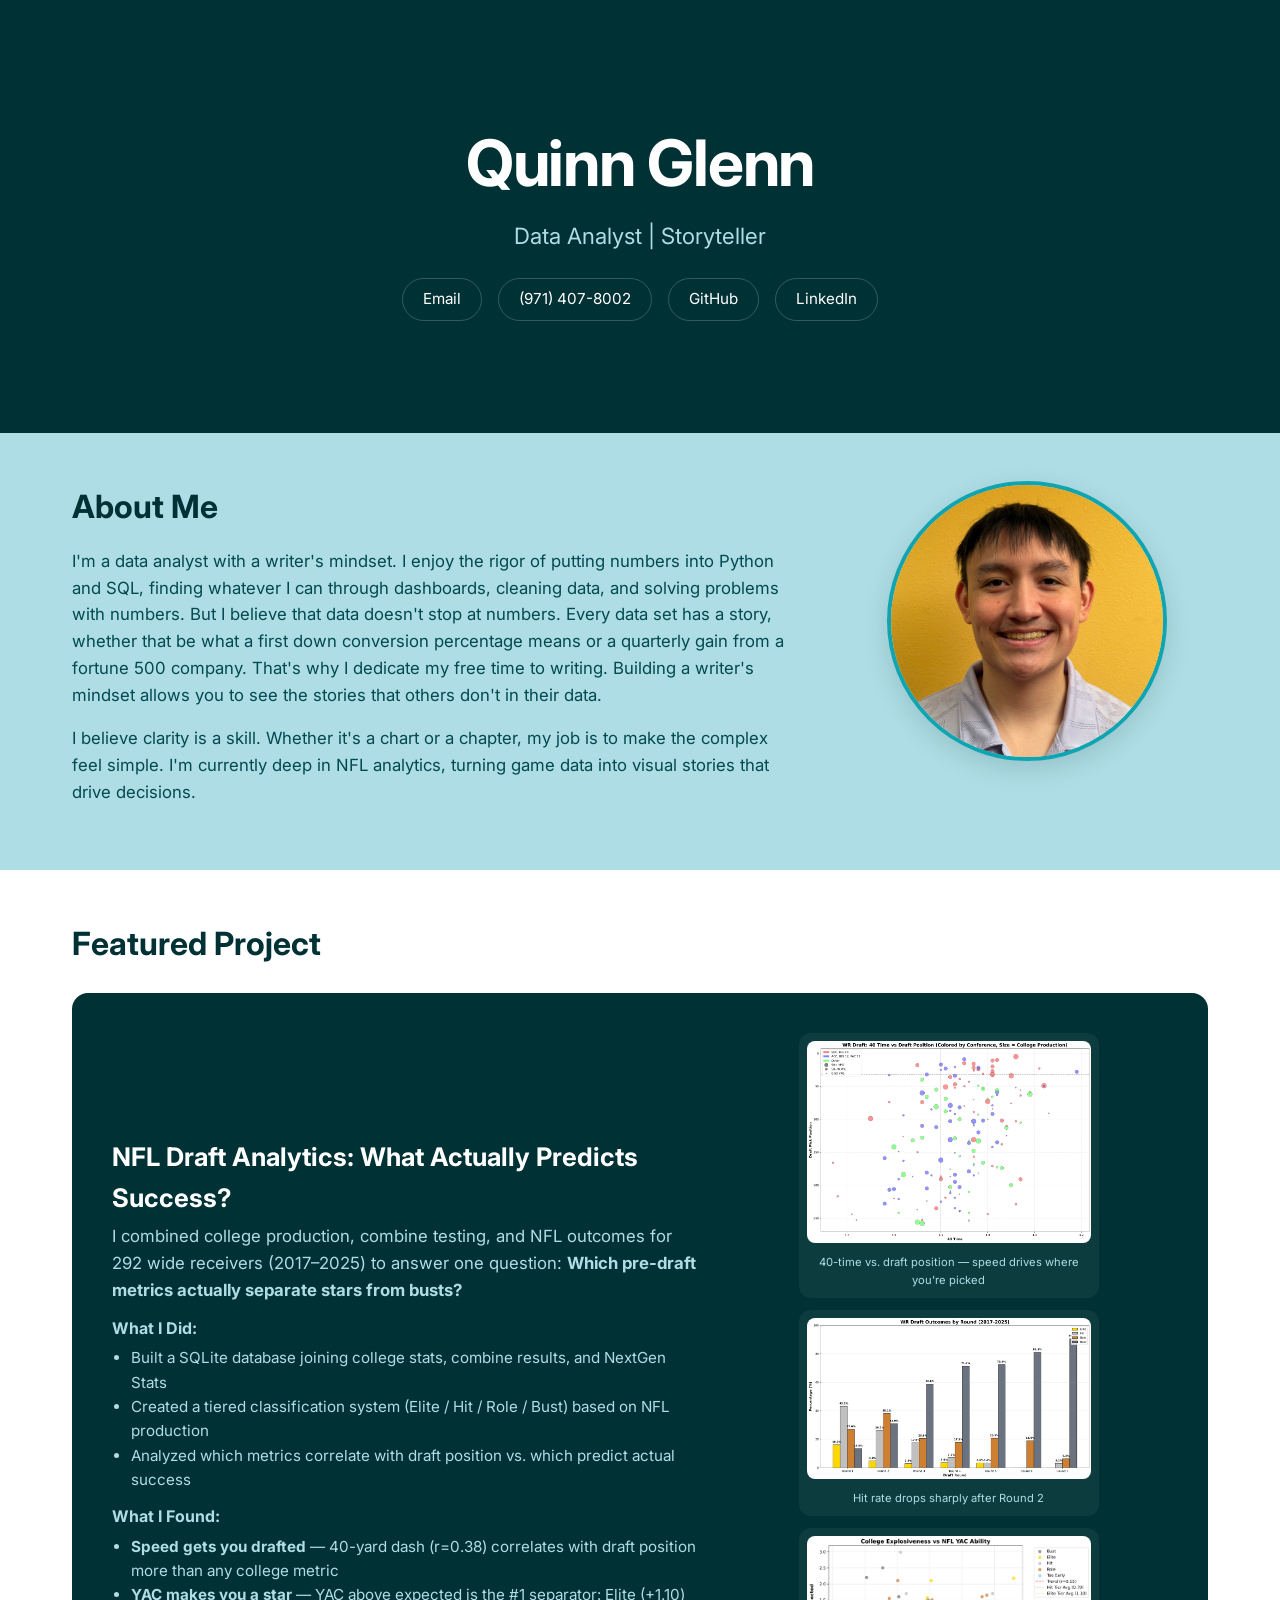
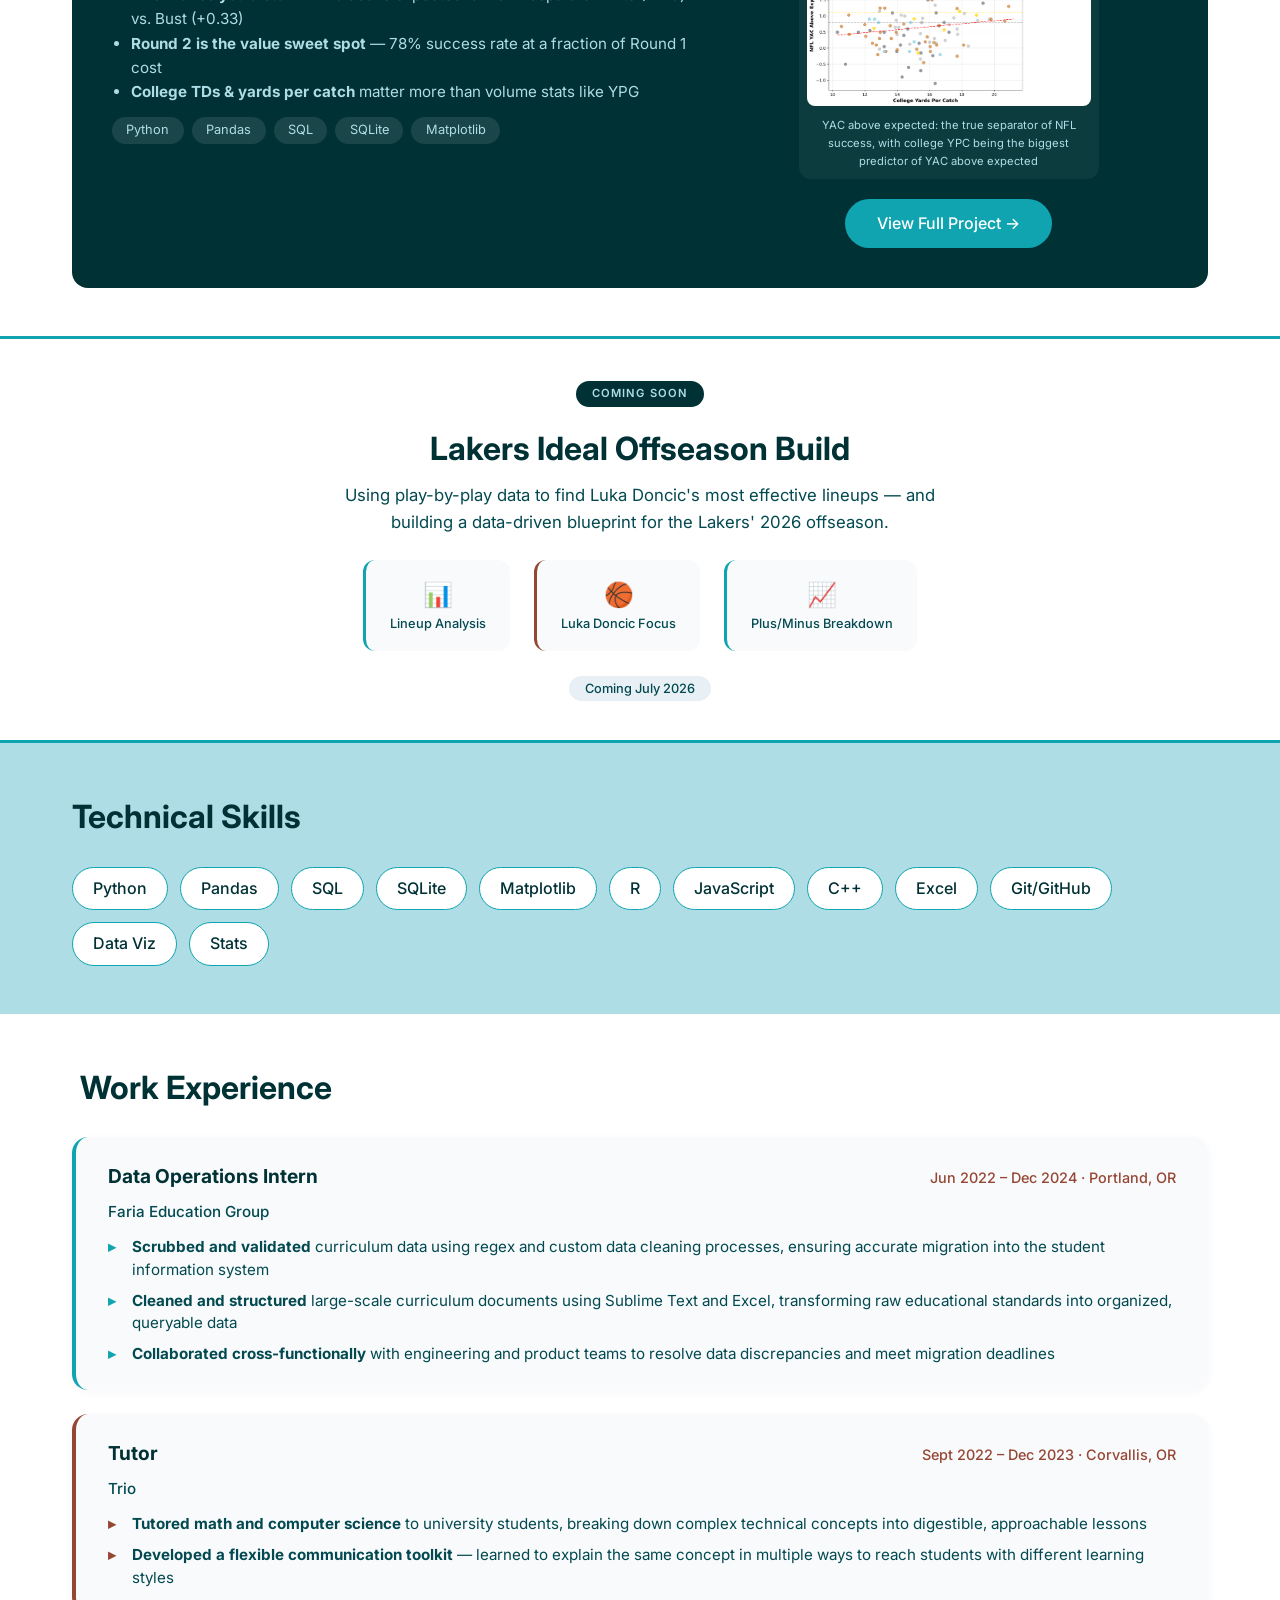
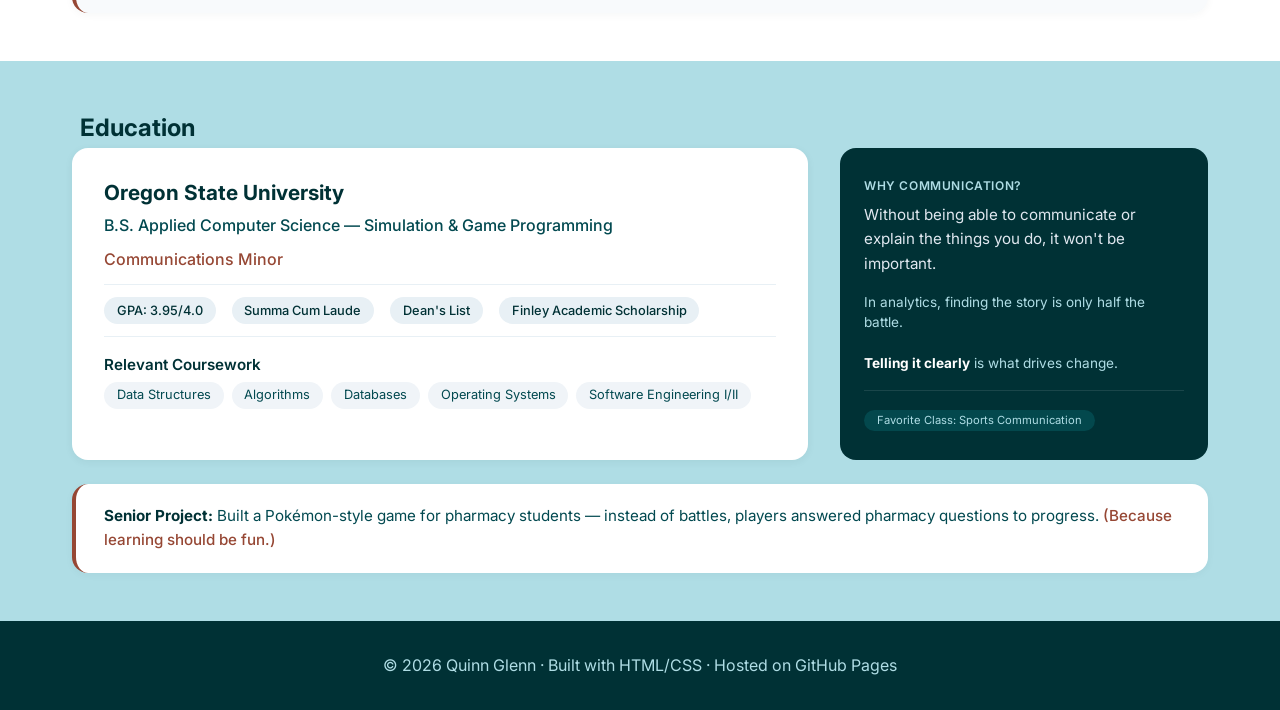
<file: docs/index.html>
<!DOCTYPE html>
<html lang="en">
<head>
    <meta charset="UTF-8" />
    <meta name="viewport" content="width=device-width, initial-scale=1.0" />
    <title>Quinn Glenn | Data Analyst | Storyteller</title>
    <link rel="stylesheet" href="style.css" />
    <link rel="preconnect" href="https://fonts.googleapis.com" />
    <link rel="preconnect" href="https://fonts.gstatic.com" crossorigin />
    <link href="https://fonts.googleapis.com/css2?family=Inter:opsz,wght@14..32,400;14..32,500;14..32,600;14..32,700&display=swap" rel="stylesheet" />
</head>
<body>

    <!-- ===== HERO ===== -->
    <header class="hero">
        <div class="content">
            <h1>Quinn Glenn</h1>
            <p class="subtitle">Data Analyst | Storyteller</p>
            <div class="contact">
                <a href="mailto:quinngglenn@gmail.com"> Email</a>
                <a href="tel:9714078002"> (971) 407-8002</a>
                <a href="https://github.com/QuinnG8" target="_blank"> GitHub</a>
                <a href="https://www.linkedin.com/in/quinn-glenn-a10a11228/" target="_blank"> LinkedIn</a>
            </div>
        </div>
    </header>

    <!-- ===== ABOUT + SCORECARD ===== -->
    <section class="about">
        <div class="content two-col">
            <div>
                <h2>About Me</h2>
                <p>I'm a data analyst with a writer's mindset. I enjoy the rigor of putting numbers into Python and SQL, finding whatever I can through dashboards, cleaning data, and solving problems with numbers. But I believe that data doesn't stop at numbers. Every data set has a story, whether that be what a first down conversion percentage means or a quarterly gain from a fortune 500 company. That's why I dedicate my free time to writing. Building a writer's mindset allows you to see the stories that others don't in their data.</p>
                <p>I believe clarity is a skill. Whether it's a chart or a chapter, my job is to make the complex feel simple. I'm currently deep in NFL analytics, turning game data into visual stories that drive decisions.</p>
            </div>
            <div class="photo">
            <img src="qGlenn.jpeg" alt="Quinn Glenn" />
        </div>
        </div>
    </section>

    <!-- ===== FEATURED PROJECT ===== -->
    <section class="featured">
        <div class="content">
            <h2>Featured Project</h2>
            <div class="featured-card">
                <div style="flex: 2;">
                    <h3>NFL Draft Analytics: What Actually Predicts Success?</h3>
                    <p style="margin-bottom: 0.75rem;">
                        I combined college production, combine testing, and NFL outcomes for 292 wide receivers (2017–2025) to answer one question: <strong>Which pre-draft metrics actually separate stars from busts?</strong>
                    </p>

                    <!-- WHAT I DID -->
                    <div style="margin: 0.75rem 0;">
                        <strong style="color: #AFDDE5;">What I Did:</strong>
                        <ul style="color: #AFDDE5; margin-top: 0.3rem; padding-left: 1.2rem; font-size: 0.95rem;">
                            <li>Built a SQLite database joining college stats, combine results, and NextGen Stats</li>
                            <li>Created a tiered classification system (Elite / Hit / Role / Bust) based on NFL production</li>
                            <li>Analyzed which metrics correlate with draft position vs. which predict actual success</li>
                        </ul>
                    </div>

                    <!-- WHAT I FOUND -->
                    <div style="margin: 0.75rem 0;">
                        <strong style="color: #AFDDE5;">What I Found:</strong>
                        <ul style="color: #AFDDE5; margin-top: 0.3rem; padding-left: 1.2rem; font-size: 0.95rem;">
                            <li><strong>Speed gets you drafted</strong> — 40-yard dash (r=0.38) correlates with draft position more than any college metric</li>
                            <li><strong>YAC makes you a star</strong> — YAC above expected is the #1 separator: Elite (+1.10) vs. Bust (+0.33)</li>
                            <li><strong>Round 2 is the value sweet spot</strong> — 78% success rate at a fraction of Round 1 cost</li>
                            <li><strong>College TDs &amp; yards per catch</strong> matter more than volume stats like YPG</li>
                        </ul>
                    </div>

                    <div class="tech">
                        <span>Python</span>
                        <span>Pandas</span>
                        <span>SQL</span>
                        <span>SQLite</span>
                        <span>Matplotlib</span>
                    </div>
                </div>

                <!-- VISUALS COLUMN -->
                <div style="flex: 1.5; display: flex; flex-direction: column; align-items: center; gap: 0.75rem; min-width: 200px;">

                    <!-- Visual 1: Scatter Plot -->
                    <div style="background: rgba(255,255,255,0.05); border-radius: 12px; padding: 0.5rem; width: 100%; max-width: 300px; text-align: center;">
                        <img src="nfl-draft-analytics/wr_visuals/wr_draft_scatter_by_pick.png" alt="WR Draft Scatter Plot: Speed vs Production" style="width:100%; border-radius: 8px;" />
                        <p style="color: #AFDDE5; font-size: 0.7rem; margin-top: 0.2rem;">40-time vs. draft position — speed drives where you're picked</p>
                    </div>

                    <!-- Visual 2: Hit Rate by Round (Bar Chart) -->
                    <div style="background: rgba(255,255,255,0.05); border-radius: 12px; padding: 0.5rem; width: 100%; max-width: 300px; text-align: center;">
                        <img src="nfl-draft-analytics/wr_visuals/wr_draft_hit_rates.png" alt="WR Hit Rate by Draft Round" style="width:100%; border-radius: 8px;" />
                        <p style="color: #AFDDE5; font-size: 0.7rem; margin-top: 0.2rem;">Hit rate drops sharply after Round 2</p>
                    </div>

                    <!-- Visual 3: YAC Above Expected by Tier (Bar Chart) -->
                    <div style="background: rgba(255,255,255,0.05); border-radius: 12px; padding: 0.5rem; width: 100%; max-width: 300px; text-align: center;">
                        <img src="nfl-draft-analytics/wr_visuals/college_ypc_nfl_yac.png" alt="YAC Above Expected by NFL Tier" style="width:100%; border-radius: 8px;" />
                        <p style="color: #AFDDE5; font-size: 0.7rem; margin-top: 0.2rem;">YAC above expected: the true separator of NFL success, with college YPC being the biggest predictor of YAC above expected</p>
                    </div>

                    <!-- BUTTON - Now centered below all visuals -->
                    <a href="nfl-draft-analytics/index.html" class="btn featured-btn" style="margin-top: 0.5rem; text-align: center;">View Full Project →</a>
                </div>
            </div>
        </div>
    </section>


    <!-- ===== UPCOMING PROJECT ===== -->
    <section class="upcoming" style="background: white; border-top: 3px solid #0FA4AF; border-bottom: 3px solid #0FA4AF;">
        <div class="content" style="text-align: center; padding: 2.5rem 2rem;">
            <div style="display: inline-block; background: #003135; color: #AFDDE5; padding: 0.25rem 1rem; border-radius: 30px; font-size: 0.7rem; text-transform: uppercase; letter-spacing: 0.1em; font-weight: 600; margin-bottom: 1rem;">
                Coming Soon
            </div>
            <h2 style="color: #003135; font-size: 2rem; margin-bottom: 0.5rem;">Lakers Ideal Offseason Build</h2>
            <p style="color: #024950; font-size: 1.05rem; max-width: 650px; margin: 0 auto 1.5rem auto; line-height: 1.6;">
                Using play-by-play data to find Luka Doncic's most effective lineups — 
                and building a data-driven blueprint for the Lakers' 2026 offseason.
            </p>
            
            <!-- Sneak peek / teaser -->
            <div style="display: flex; flex-wrap: wrap; justify-content: center; gap: 1.5rem; margin-top: 1rem;">
                <div style="background: #f8fafc; border-radius: 12px; padding: 1rem 1.5rem; min-width: 140px; border-left: 3px solid #0FA4AF;">
                    <div style="font-size: 1.5rem; font-weight: 700; color: #003135;">📊</div>
                    <div style="font-size: 0.8rem; color: #024950; font-weight: 500;">Lineup Analysis</div>
                </div>
                <div style="background: #f8fafc; border-radius: 12px; padding: 1rem 1.5rem; min-width: 140px; border-left: 3px solid #964734;">
                    <div style="font-size: 1.5rem; font-weight: 700; color: #003135;">🏀</div>
                    <div style="font-size: 0.8rem; color: #024950; font-weight: 500;">Luka Doncic Focus</div>
                </div>
                <div style="background: #f8fafc; border-radius: 12px; padding: 1rem 1.5rem; min-width: 140px; border-left: 3px solid #0FA4AF;">
                    <div style="font-size: 1.5rem; font-weight: 700; color: #003135;">📈</div>
                    <div style="font-size: 0.8rem; color: #024950; font-weight: 500;">Plus/Minus Breakdown</div>
                </div>
            </div>
            
            <div style="margin-top: 1.5rem;">
                <span style="background: #e8f0f5; padding: 0.3rem 1rem; border-radius: 30px; font-size: 0.8rem; color: #024950; font-weight: 500;">
                    Coming July 2026
                </span>
            </div>
        </div>
    </section>
    

    <!-- ===== SKILLS ===== -->
    <section class="skills-section">
        <div class="content">
            <h2>Technical Skills</h2>
            <div class="skills">
                <span class="skill">Python</span>
                <span class="skill">Pandas</span>
                <span class="skill">SQL</span>
                <span class="skill">SQLite</span>
                <span class="skill">Matplotlib</span>
                <span class="skill">R</span>
                <span class="skill">JavaScript</span>
                <span class="skill">C++</span>
                <span class="skill">Excel</span>
                <span class="skill">Git/GitHub</span>
                <span class="skill">Data Viz</span>
                <span class="skill">Stats</span>
            </div>
        </div>
    </section>

    <!-- ===== WORK EXPERIENCE ===== -->
    <section class="experience" style="background: white;">
        <div class="content">
            <h2 style="display: flex; align-items: center; gap: 0.5rem;">
                <span style="font-size: 1.8rem;"></span> Work Experience
            </h2>
            
            <!-- Faria Education Group -->
            <div style="background: #f8fafc; border-radius: 16px; padding: 1.5rem 2rem; margin-bottom: 1.5rem; border-left: 4px solid #0FA4AF; box-shadow: 0 2px 8px rgba(0,49,53,0.04);">
                <div style="display: flex; flex-wrap: wrap; justify-content: space-between; align-items: baseline; margin-bottom: 0.5rem;">
                    <h3 style="color: #003135; font-size: 1.2rem; margin: 0;">Data Operations Intern</h3>
                    <span style="color: #964734; font-weight: 500; font-size: 0.9rem;">Jun 2022 – Dec 2024 · Portland, OR</span>
                </div>
                <p style="color: #024950; font-weight: 500; margin-bottom: 0.75rem; font-size: 0.95rem;">Faria Education Group</p>
                <ul style="padding-left: 0; list-style: none; color: #024950;">
                    <li style="margin-bottom: 0.5rem; padding-left: 1.5rem; position: relative; font-size: 0.95rem; line-height: 1.5;">
                        <span style="position: absolute; left: 0; color: #0FA4AF; font-weight: 700;">▸</span>
                        <strong>Scrubbed and validated</strong> curriculum data using regex and custom data cleaning processes, ensuring accurate migration into the student information system
                    </li>
                    <li style="margin-bottom: 0.5rem; padding-left: 1.5rem; position: relative; font-size: 0.95rem; line-height: 1.5;">
                        <span style="position: absolute; left: 0; color: #0FA4AF; font-weight: 700;">▸</span>
                        <strong>Cleaned and structured</strong> large-scale curriculum documents using Sublime Text and Excel, transforming raw educational standards into organized, queryable data
                    </li>
                    <li style="padding-left: 1.5rem; position: relative; font-size: 0.95rem; line-height: 1.5;">
                        <span style="position: absolute; left: 0; color: #0FA4AF; font-weight: 700;">▸</span>
                        <strong>Collaborated cross-functionally</strong> with engineering and product teams to resolve data discrepancies and meet migration deadlines
                    </li>
                </ul>
            </div>
            
            <!-- Trio -->
            <div style="background: #f8fafc; border-radius: 16px; padding: 1.5rem 2rem; border-left: 4px solid #964734; box-shadow: 0 2px 8px rgba(0,49,53,0.04);">
                <div style="display: flex; flex-wrap: wrap; justify-content: space-between; align-items: baseline; margin-bottom: 0.5rem;">
                    <h3 style="color: #003135; font-size: 1.2rem; margin: 0;">Tutor</h3>
                    <span style="color: #964734; font-weight: 500; font-size: 0.9rem;">Sept 2022 – Dec 2023 · Corvallis, OR</span>
                </div>
                <p style="color: #024950; font-weight: 500; margin-bottom: 0.75rem; font-size: 0.95rem;">Trio</p>
                <ul style="padding-left: 0; list-style: none; color: #024950;">
                    <li style="margin-bottom: 0.5rem; padding-left: 1.5rem; position: relative; font-size: 0.95rem; line-height: 1.5;">
                        <span style="position: absolute; left: 0; color: #964734; font-weight: 700;">▸</span>
                        <strong>Tutored math and computer science</strong> to university students, breaking down complex technical concepts into digestible, approachable lessons
                    </li>
                    <li style="padding-left: 1.5rem; position: relative; font-size: 0.95rem; line-height: 1.5;">
                        <span style="position: absolute; left: 0; color: #964734; font-weight: 700;">▸</span>
                        <strong>Developed a flexible communication toolkit</strong> — learned to explain the same concept in multiple ways to reach students with different learning styles
                    </li>
                </ul>
            </div>
            
        </div>
    </section>

    <!-- ===== EDUCATION ===== -->
    <section class="education" style="background: #AFDDE5;">
        <div class="content">
            <h2 style="display: flex; align-items: center; gap: 0.5rem;">
                <span style="font-size: 1.8rem;"></span> Education
            </h2>
            
            <div style="display: grid; grid-template-columns: 2fr 1fr; gap: 2rem;">
                
                <!-- Main Education Card -->
                <div style="background: white; border-radius: 16px; padding: 1.75rem 2rem; box-shadow: 0 2px 8px rgba(0,49,53,0.06);">
                    <h3 style="color: #003135; font-size: 1.3rem; margin-bottom: 0.25rem;">Oregon State University</h3>
                    <p style="color: #024950; font-weight: 500; margin-bottom: 0.5rem;">B.S. Applied Computer Science — Simulation &amp; Game Programming</p>
                    <p style="color: #964734; font-weight: 500; margin-bottom: 0.75rem;">Communications Minor</p>
                    
                    <div style="display: flex; flex-wrap: wrap; gap: 1rem; margin-bottom: 1rem; padding: 0.75rem 0; border-top: 1px solid #e8f0f5; border-bottom: 1px solid #e8f0f5;">
                        <span style="background: #e8f0f5; padding: 0.2rem 0.8rem; border-radius: 20px; font-size: 0.8rem; color: #003135; font-weight: 500;">GPA: 3.95/4.0</span>
                        <span style="background: #e8f0f5; padding: 0.2rem 0.8rem; border-radius: 20px; font-size: 0.8rem; color: #003135; font-weight: 500;">Summa Cum Laude</span>
                        <span style="background: #e8f0f5; padding: 0.2rem 0.8rem; border-radius: 20px; font-size: 0.8rem; color: #003135; font-weight: 500;">Dean's List</span>
                        <span style="background: #e8f0f5; padding: 0.2rem 0.8rem; border-radius: 20px; font-size: 0.8rem; color: #003135; font-weight: 500;">Finley Academic Scholarship</span>
                    </div>
                    
                    <p style="color: #003135; font-weight: 600; margin-bottom: 0.3rem; font-size: 0.95rem;">Relevant Coursework</p>
                    <div style="display: flex; flex-wrap: wrap; gap: 0.5rem;">
                        <span style="background: #f0f4f8; padding: 0.2rem 0.8rem; border-radius: 16px; font-size: 0.8rem; color: #024950;">Data Structures</span>
                        <span style="background: #f0f4f8; padding: 0.2rem 0.8rem; border-radius: 16px; font-size: 0.8rem; color: #024950;">Algorithms</span>
                        <span style="background: #f0f4f8; padding: 0.2rem 0.8rem; border-radius: 16px; font-size: 0.8rem; color: #024950;">Databases</span>
                        <span style="background: #f0f4f8; padding: 0.2rem 0.8rem; border-radius: 16px; font-size: 0.8rem; color: #024950;">Operating Systems</span>
                        <span style="background: #f0f4f8; padding: 0.2rem 0.8rem; border-radius: 16px; font-size: 0.8rem; color: #024950;">Software Engineering I/II</span>
                    </div>
                </div>
                
                <!-- Highlight Card: Why Communications Minor -->
                <div style="background: #003135; border-radius: 16px; padding: 1.75rem 1.5rem; color: white; display: flex; flex-direction: column; justify-content: center;">
                    <p style="color: #AFDDE5; font-size: 0.75rem; text-transform: uppercase; letter-spacing: 0.05em; margin-bottom: 0.5rem; font-weight: 600;">Why Communication?</p>
                    <p style="color: #e0e8f0; font-size: 0.95rem; line-height: 1.6; margin-bottom: 1rem;">
                        <span style="color: #0FA4AF; font-weight: 700;"></span>
                        Without being able to communicate or explain the things you do, it won't be important.
                        <span style="color: #0FA4AF; font-weight: 700;"></span>
                    </p>
                    <p style="color: #AFDDE5; font-size: 0.85rem; line-height: 1.5; margin: 0;">
                        In analytics, finding the story is only half the battle.<br/><br/>
                        <strong style="color: white;">Telling it clearly</strong> is what drives change.
                    </p>
                    <div style="margin-top: 1rem; padding-top: 1rem; border-top: 1px solid rgba(255,255,255,0.1);">
                        <span style="background: rgba(15,164,175,0.2); padding: 0.2rem 0.8rem; border-radius: 20px; font-size: 0.7rem; color: #AFDDE5;">Favorite Class: Sports Communication</span>
                    </div>
                </div>
                
            </div>
            
            <!-- Senior Project Highlight -->
            <div style="margin-top: 1.5rem; background: white; border-radius: 16px; padding: 1.25rem 1.75rem; box-shadow: 0 2px 8px rgba(0,49,53,0.04); border-left: 4px solid #964734;">
                <p style="margin: 0; color: #024950; font-size: 0.95rem; line-height: 1.6;">
                    <strong style="color: #003135;">Senior Project:</strong> 
                    Built a Pokémon-style game for pharmacy students — instead of battles, players answered pharmacy questions to progress. 
                    <span style="color: #964734; font-weight: 500;">(Because learning should be fun.)</span>
                </p>
            </div>
            
        </div>
    </section>

    <!-- ===== FOOTER ===== -->
    <footer>
        <div class="content">
            <p>© 2026 Quinn Glenn · Built with HTML/CSS · Hosted on GitHub Pages</p>
        </div>
    </footer>

</body>
</html>
</file>
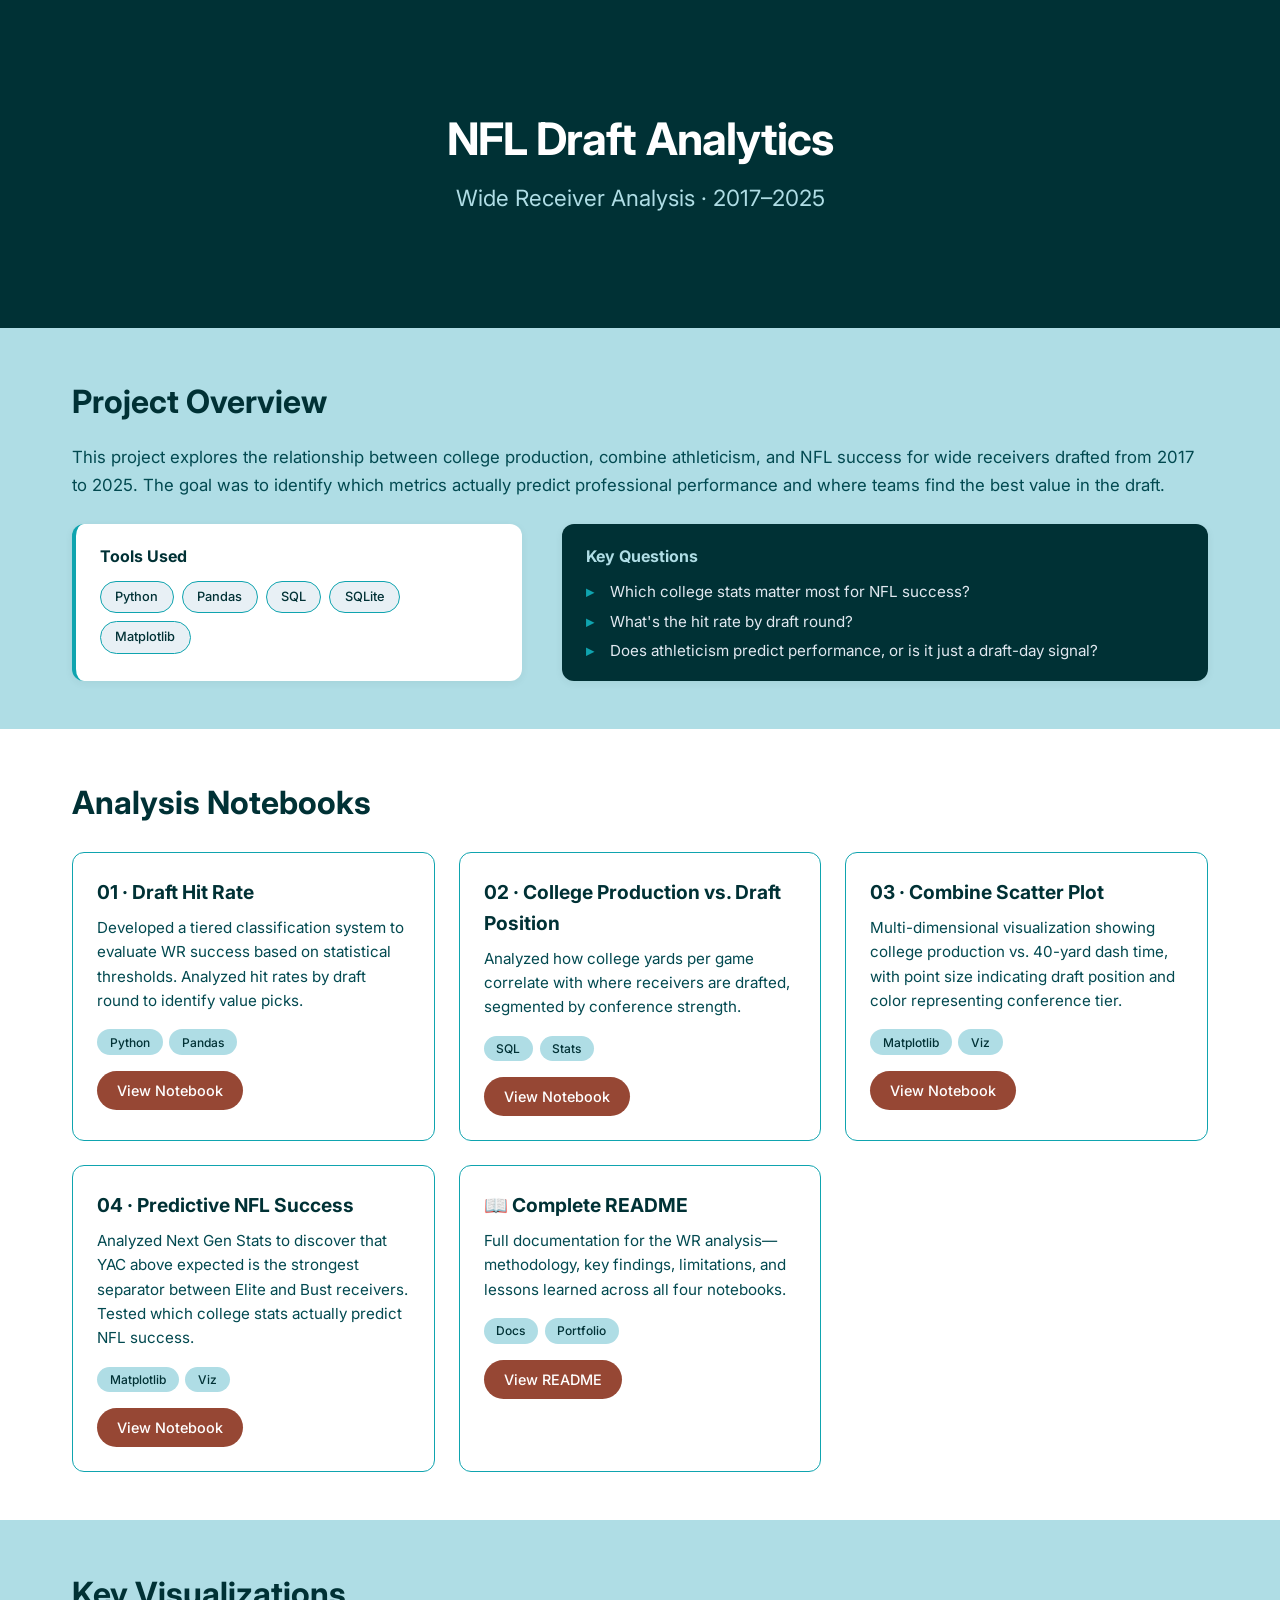
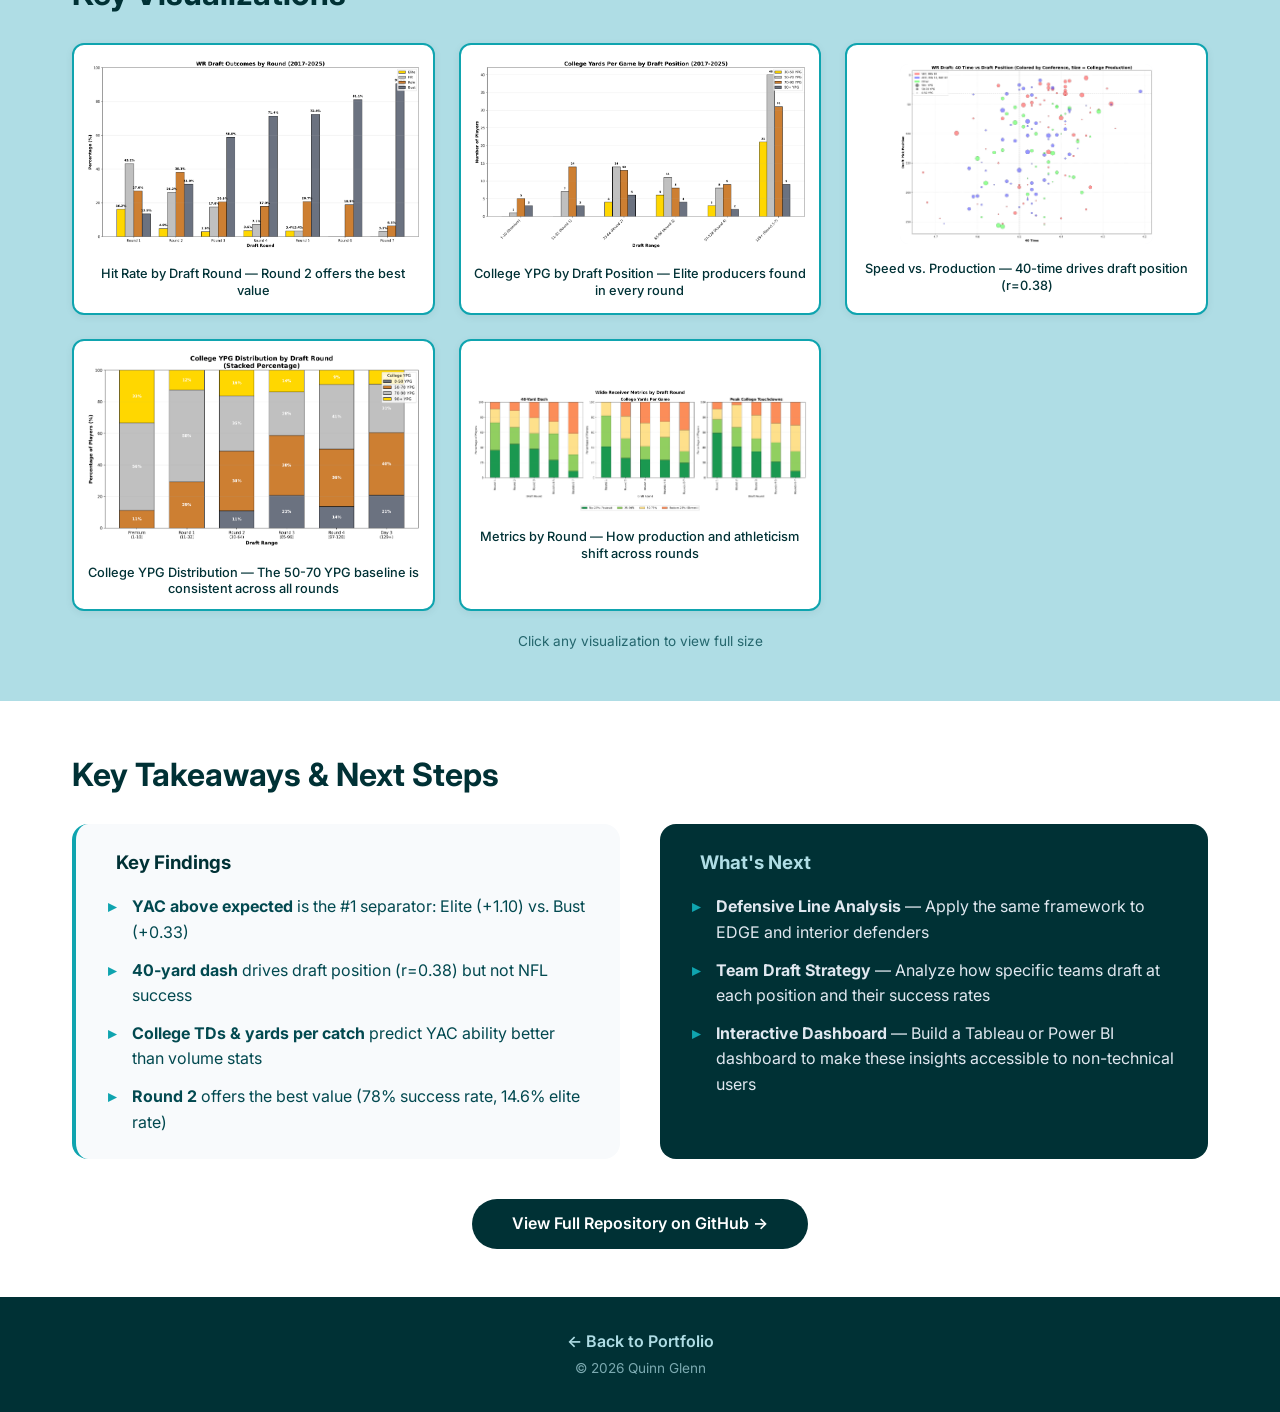
<file: docs/nfl-draft-analytics/index.html>
<!DOCTYPE html>
<html lang="en">
<head>
    <meta charset="UTF-8" />
    <meta name="viewport" content="width=device-width, initial-scale=1.0" />
    <title>NFL Draft Analytics | Quinn Glenn</title>
    <link rel="stylesheet" href="../style.css" />
    <link rel="preconnect" href="https://fonts.googleapis.com" />
    <link rel="preconnect" href="https://fonts.gstatic.com" crossorigin />
    <link href="https://fonts.googleapis.com/css2?family=Inter:opsz,wght@14..32,400;14..32,500;14..32,600;14..32,700&display=swap" rel="stylesheet" />
</head>
<body>

    <!-- ===== HERO ===== -->
    <header class="hero" style="padding: 2.5rem 2rem;">
        <div class="content" style="text-align: center;">
            <h1 style="font-size: 2.8rem; margin-top: 1rem;">NFL Draft Analytics</h1>
            <p class="subtitle" style="color: #AFDDE5;">Wide Receiver Analysis · 2017–2025</p>
        </div>
    </header>

    <!-- ===== PROJECT OVERVIEW ===== -->
    <section class="about">
        <div class="content">
            <h2>Project Overview</h2>
            <p style="font-size: 1.05rem; line-height: 1.7; margin-bottom: 1.5rem;">
                This project explores the relationship between college production, combine athleticism, and NFL success for wide receivers drafted from 2017 to 2025. The goal was to identify which metrics actually predict professional performance and where teams find the best value in the draft.
            </p>
            
            <div style="display: flex; flex-wrap: wrap; gap: 2.5rem; margin-top: 0.5rem;">
                
                <!-- Tools Used -->
                <div style="flex: 1; min-width: 200px; background: white; padding: 1.25rem 1.5rem; border-radius: 12px; box-shadow: 0 2px 8px rgba(0,49,53,0.06); border-left: 4px solid #0FA4AF;">
                    <strong style="color: #003135; display: block; margin-bottom: 0.75rem; font-size: 1rem;">Tools Used</strong>
                    <div style="display: flex; flex-wrap: wrap; gap: 0.5rem;">
                        <span class="skill" style="background: #e8f0f5; padding: 0.3rem 0.9rem; border-radius: 20px; font-size: 0.8rem; color: #003135;">Python</span>
                        <span class="skill" style="background: #e8f0f5; padding: 0.3rem 0.9rem; border-radius: 20px; font-size: 0.8rem; color: #003135;">Pandas</span>
                        <span class="skill" style="background: #e8f0f5; padding: 0.3rem 0.9rem; border-radius: 20px; font-size: 0.8rem; color: #003135;">SQL</span>
                        <span class="skill" style="background: #e8f0f5; padding: 0.3rem 0.9rem; border-radius: 20px; font-size: 0.8rem; color: #003135;">SQLite</span>
                        <span class="skill" style="background: #e8f0f5; padding: 0.3rem 0.9rem; border-radius: 20px; font-size: 0.8rem; color: #003135;">Matplotlib</span>
                    </div>
                </div>
                
                <!-- Key Questions -->
                <div style="flex: 1.5; min-width: 250px; background: #003135; padding: 1.25rem 1.5rem; border-radius: 12px; box-shadow: 0 2px 8px rgba(0,49,53,0.06);">
                    <strong style="color: #AFDDE5; display: block; margin-bottom: 0.75rem; font-size: 1rem;">Key Questions</strong>
                    <ul style="padding-left: 0; list-style: none; margin: 0; color: #e0e8f0;">
                        <li style="margin-bottom: 0.5rem; padding-left: 1.5rem; position: relative; font-size: 0.95rem; line-height: 1.4;">
                            <span style="position: absolute; left: 0; color: #0FA4AF; font-weight: 700;">▸</span>
                            Which college stats matter most for NFL success?
                        </li>
                        <li style="margin-bottom: 0.5rem; padding-left: 1.5rem; position: relative; font-size: 0.95rem; line-height: 1.4;">
                            <span style="position: absolute; left: 0; color: #0FA4AF; font-weight: 700;">▸</span>
                            What's the hit rate by draft round?
                        </li>
                        <li style="padding-left: 1.5rem; position: relative; font-size: 0.95rem; line-height: 1.4;">
                            <span style="position: absolute; left: 0; color: #0FA4AF; font-weight: 700;">▸</span>
                            Does athleticism predict performance, or is it just a draft-day signal?
                        </li>
                    </ul>
                </div>
                
            </div>
        </div>
    </section>

    <!-- ===== NOTEBOOKS GRID ===== -->
    <section class="projects" style="background: white;">
        <div class="content">
            <h2>Analysis Notebooks</h2>
            <div class="grid">
                <div class="card">
                    <h3>01 · Draft Hit Rate</h3>
                    <p>Developed a tiered classification system to evaluate WR success based on statistical thresholds. Analyzed hit rates by draft round to identify value picks.</p>
                    <div class="tech">
                        <span>Python</span>
                        <span>Pandas</span>
                    </div>
                    <a href="notebooks/01_draft_hit_rate.html" class="btn">View Notebook</a>
                </div>

                <div class="card">
                    <h3>02 · College Production vs. Draft Position</h3>
                    <p>Analyzed how college yards per game correlate with where receivers are drafted, segmented by conference strength.</p>
                    <div class="tech">
                        <span>SQL</span>
                        <span>Stats</span>
                    </div>
                    <a href="notebooks/02_college_ypg_analysis.html" class="btn">View Notebook</a>
                </div>

                <div class="card">
                    <h3>03 · Combine Scatter Plot</h3>
                    <p>Multi-dimensional visualization showing college production vs. 40-yard dash time, with point size indicating draft position and color representing conference tier.</p>
                    <div class="tech">
                        <span>Matplotlib</span>
                        <span>Viz</span>
                    </div>
                    <a href="notebooks/03_combine_scatter.html" class="btn">View Notebook</a>
                </div>

                <div class="card">
                    <h3>04 · Predictive NFL Success</h3>
                    <p>Analyzed Next Gen Stats to discover that YAC above expected is the strongest separator between Elite and Bust receivers. Tested which college stats actually predict NFL success.</p>
                    <div class="tech">
                        <span>Matplotlib</span>
                        <span>Viz</span>
                    </div>
                    <a href="notebooks/04_predictive_NFL_success.html" class="btn">View Notebook</a>
                </div>

                <div class="card">
                    <h3>📖 Complete README</h3>
                    <p>Full documentation for the WR analysis—methodology, key findings, limitations, and lessons learned across all four notebooks.</p>
                    <div class="tech">
                        <span>Docs</span>
                        <span>Portfolio</span>
                    </div>
                    <a href="https://github.com/QuinnG8/Quinn-Glenn-Analytics/blob/main/wide_receivers/README.md" class="btn" target="_blank">View README</a>
                </div>
            </div>
        </div>
    </section>

    <!-- ===== KEY VISUALIZATIONS ===== -->
    <section class="visuals" style="background: #AFDDE5;">
        <div class="content">
            <h2>Key Visualizations</h2>
            <div class="visual-grid" style="display: grid; grid-template-columns: repeat(auto-fill, minmax(280px, 1fr)); gap: 1.5rem;">
                
                <!-- Visual 1 -->
                <div class="visual-item" style="background: white; border-radius: 12px; box-shadow: 0 2px 8px rgba(0,0,0,0.06); overflow: hidden; display: flex; flex-direction: column;">
                    <a href="wr_visuals/wr_draft_hit_rates.png" target="_blank" style="display: block; padding: 0.75rem 0.75rem 0 0.75rem;">
                        <img src="wr_visuals/wr_draft_hit_rates.png" alt="WR Draft Hit Rates" style="width:100%; height:auto; border-radius: 8px;" />
                    </a>
                    <div style="padding: 0.5rem 0.75rem 0.75rem 0.75rem; text-align: center;">
                        <p style="margin: 0; font-size: 0.8rem; color: #003135; font-weight: 500; line-height: 1.3;">Hit Rate by Draft Round — Round 2 offers the best value</p>
                    </div>
                </div>
                
                <!-- Visual 2 -->
                <div class="visual-item" style="background: white; border-radius: 12px; box-shadow: 0 2px 8px rgba(0,0,0,0.06); overflow: hidden; display: flex; flex-direction: column;">
                    <a href="wr_visuals/college_ypg_by_draft_range.png" target="_blank" style="display: block; padding: 0.75rem 0.75rem 0 0.75rem;">
                        <img src="wr_visuals/college_ypg_by_draft_range.png" alt="College YPG by Draft Position" style="width:100%; height:auto; border-radius: 8px;" />
                    </a>
                    <div style="padding: 0.5rem 0.75rem 0.75rem 0.75rem; text-align: center;">
                        <p style="margin: 0; font-size: 0.8rem; color: #003135; font-weight: 500; line-height: 1.3;">College YPG by Draft Position — Elite producers found in every round</p>
                    </div>
                </div>
                
                <!-- Visual 3 -->
                <div class="visual-item" style="background: white; border-radius: 12px; box-shadow: 0 2px 8px rgba(0,0,0,0.06); overflow: hidden; display: flex; flex-direction: column;">
                    <a href="wr_visuals/wr_draft_scatter_by_pick.png" target="_blank" style="display: block; padding: 0.75rem 0.75rem 0 0.75rem;">
                        <img src="wr_visuals/wr_draft_scatter_by_pick.png" alt="College Production vs Athleticism" style="width:100%; height:180px; object-fit:contain; border-radius: 8px; background: #f8fafc;" />
                    </a>
                    <div style="padding: 0.5rem 0.75rem 0.75rem 0.75rem; text-align: center;">
                        <p style="margin: 0; font-size: 0.8rem; color: #003135; font-weight: 500; line-height: 1.3;">Speed vs. Production — 40-time drives draft position (r=0.38)</p>
                    </div>
                </div>
                
                <!-- Visual 4 -->
                <div class="visual-item" style="background: white; border-radius: 12px; box-shadow: 0 2px 8px rgba(0,0,0,0.06); overflow: hidden; display: flex; flex-direction: column;">
                    <a href="wr_visuals/college_ypg_by_draft_range_stacked.png" target="_blank" style="display: block; padding: 0.75rem 0.75rem 0 0.75rem;">
                        <img src="wr_visuals/college_ypg_by_draft_range_stacked.png" alt="College YPG vs Draft Position" style="width:100%; height:auto; border-radius: 8px;" />
                    </a>
                    <div style="padding: 0.5rem 0.75rem 0.75rem 0.75rem; text-align: center;">
                        <p style="margin: 0; font-size: 0.8rem; color: #003135; font-weight: 500; line-height: 1.3;">College YPG Distribution — The 50-70 YPG baseline is consistent across all rounds</p>
                    </div>
                </div>
                
                <!-- Visual 5 -->
                <div class="visual-item" style="background: white; border-radius: 12px; box-shadow: 0 2px 8px rgba(0,0,0,0.06); overflow: hidden; display: flex; flex-direction: column;">
                    <a href="wr_visuals/wr_metrics_by_round.png" target="_blank" style="display: block; padding: 0.75rem 0.75rem 0 0.75rem;">
                        <img src="wr_visuals/wr_metrics_by_round.png" alt="Draft Position vs Athleticism/Production" style="width:100%; height:auto; border-radius: 8px;" />
                    </a>
                    <div style="padding: 0.5rem 0.75rem 0.75rem 0.75rem; text-align: center;">
                        <p style="margin: 0; font-size: 0.8rem; color: #003135; font-weight: 500; line-height: 1.3;">Metrics by Round — How production and athleticism shift across rounds</p>
                    </div>
                </div>
                
            </div>
            <p style="text-align: center; margin-top: 1.25rem; font-size: 0.85rem; color: #024950; opacity: 0.8;">
                Click any visualization to view full size
            </p>
        </div>
    </section>

    <!-- ===== KEY TAKEAWAYS ===== -->
    <section class="experience" style="background: white;">
        <div class="content">
            <h2>Key Takeaways &amp; Next Steps</h2>
            
            <div style="display: grid; grid-template-columns: 1fr 1fr; gap: 2.5rem;">
                
                <!-- KEY FINDINGS -->
                <div style="background: #f8fafc; padding: 1.5rem 2rem; border-radius: 16px; border-left: 4px solid #0FA4AF;">
                    <h3 style="color: #003135; margin-bottom: 1rem; display: flex; align-items: center; gap: 0.5rem;">
                        <span style="font-size: 1.5rem;"></span> Key Findings
                    </h3>
                    <ul style="padding-left: 0; list-style: none; color: #024950;">
                        <li style="margin-bottom: 0.75rem; padding-left: 1.5rem; position: relative;">
                            <span style="position: absolute; left: 0; color: #0FA4AF; font-weight: 700;">▸</span>
                            <strong>YAC above expected</strong> is the #1 separator: Elite (+1.10) vs. Bust (+0.33)
                        </li>
                        <li style="margin-bottom: 0.75rem; padding-left: 1.5rem; position: relative;">
                            <span style="position: absolute; left: 0; color: #0FA4AF; font-weight: 700;">▸</span>
                            <strong>40-yard dash</strong> drives draft position (r=0.38) but not NFL success
                        </li>
                        <li style="margin-bottom: 0.75rem; padding-left: 1.5rem; position: relative;">
                            <span style="position: absolute; left: 0; color: #0FA4AF; font-weight: 700;">▸</span>
                            <strong>College TDs &amp; yards per catch</strong> predict YAC ability better than volume stats
                        </li>
                        <li style="padding-left: 1.5rem; position: relative;">
                            <span style="position: absolute; left: 0; color: #0FA4AF; font-weight: 700;">▸</span>
                            <strong>Round 2</strong> offers the best value (78% success rate, 14.6% elite rate)
                        </li>
                    </ul>
                </div>
                
                <!-- WHAT'S NEXT -->
                <div style="background: #003135; padding: 1.5rem 2rem; border-radius: 16px; color: white;">
                    <h3 style="color: #AFDDE5; margin-bottom: 1rem; display: flex; align-items: center; gap: 0.5rem;">
                        <span style="font-size: 1.5rem;"></span> What's Next
                    </h3>
                    <ul style="padding-left: 0; list-style: none; color: #e0e8f0;">
                        <li style="margin-bottom: 0.75rem; padding-left: 1.5rem; position: relative;">
                            <span style="position: absolute; left: 0; color: #0FA4AF; font-weight: 700;">▸</span>
                            <strong>Defensive Line Analysis</strong> — Apply the same framework to EDGE and interior defenders
                        </li>
                        <li style="margin-bottom: 0.75rem; padding-left: 1.5rem; position: relative;">
                            <span style="position: absolute; left: 0; color: #0FA4AF; font-weight: 700;">▸</span>
                            <strong>Team Draft Strategy</strong> — Analyze how specific teams draft at each position and their success rates
                        </li>
                        <li style="padding-left: 1.5rem; position: relative;">
                            <span style="position: absolute; left: 0; color: #0FA4AF; font-weight: 700;">▸</span>
                            <strong>Interactive Dashboard</strong> — Build a Tableau or Power BI dashboard to make these insights accessible to non-technical users
                        </li>
                    </ul>
                </div>
                
            </div>
            
            <div style="margin-top: 2.5rem; text-align: center;">
                <a href="https://github.com/QuinnG8/Quinn-Glenn-Analytics" class="btn" target="_blank" style="font-size: 1rem; padding: 0.75rem 2.5rem; background: #003135; color: white; border-radius: 30px; font-weight: 600; transition: all 0.3s;">
                    View Full Repository on GitHub →
                </a>
            </div>
        </div>
    </section>

    <!-- ===== FOOTER ===== -->
    <footer>
        <div class="content">
            <p style="margin-bottom: 0.25rem;">
                <a href="../index.html" style="color: #AFDDE5; text-decoration: none; font-weight: 600;">← Back to Portfolio</a>
            </p>
            <p style="font-size: 0.85rem; opacity: 0.7;">© 2026 Quinn Glenn</p>
        </div>
    </footer>

</body>
</html>
</file>
<file: docs/style.css>
/* ===== RESET & BASE ===== */
* {
    margin: 0;
    padding: 0;
    box-sizing: border-box;
}

body {
    font-family: 'Inter', -apple-system, BlinkMacSystemFont, sans-serif;
    line-height: 1.6;
    color: #003135;
    background: #AFDDE5;
}

/* ===== CONTENT WRAPPER ===== */
.content {
    max-width: 1200px;
    margin: 0 auto;
    padding: 3rem 2rem;
}

/* ===== HERO ===== */
.hero {
    background: #003135;
    color: white;
    padding: 4rem 2rem;
    text-align: center;
}

.hero h1 {
    font-size: 4rem;
    font-weight: 700;
    letter-spacing: -0.02em;
    margin-bottom: 0.25rem;
}

.hero .subtitle {
    font-size: 1.4rem;
    color: #AFDDE5;
    margin-bottom: 1.5rem;
}

.hero .contact {
    display: flex;
    justify-content: center;
    flex-wrap: wrap;
    gap: 1rem;
}

.hero .contact a {
    color: white;
    text-decoration: none;
    padding: 0.5rem 1.25rem;
    border: 1px solid rgba(255,255,255,0.2);
    border-radius: 30px;
    transition: all 0.3s;
    font-size: 0.95rem;
}

.hero .contact a:hover {
    background: #0FA4AF;
    border-color: #0FA4AF;
    transform: translateY(-2px);
}

/* ===== ABOUT ===== */
.about {
    background: #AFDDE5;
}

.about .two-col {
    display: grid;
    grid-template-columns: 2fr 1fr;
    gap: 3rem;
    align-items: start;
}

.about h2 {
    color: #003135;
    font-size: 2rem;
    margin-bottom: 1rem;
}

.about p {
    color: #024950;
    font-size: 1.05rem;
    margin-bottom: 1rem;
}

/* ===== PHOTO ===== */
.photo {
    display: flex;
    align-items: center;
    justify-content: center;
}

.photo img {
    width: 100%;
    max-width: 280px;
    aspect-ratio: 1/1;
    object-fit: cover;
    border-radius: 50%;
    border: 4px solid #0FA4AF;
    box-shadow: 0 8px 24px rgba(0,49,53,0.15);
    transition: all 0.3s;
}

.photo img:hover {
    transform: scale(1.02);
    border-color: #964734;
    box-shadow: 0 8px 32px rgba(150,71,52,0.2);
}


.scorecard {
    background: white;
    padding: 2rem;
    border-radius: 16px;
    text-align: center;
    box-shadow: 0 4px 16px rgba(0,49,53,0.08);
    border: 2px solid #0FA4AF;
}

.scorecard .label {
    font-size: 0.8rem;
    text-transform: uppercase;
    letter-spacing: 0.05em;
    color: #964734;
    font-weight: 600;
}

.scorecard .number {
    display: block;
    font-size: 3.5rem;
    font-weight: 700;
    color: #003135;
    line-height: 1.1;
}

.scorecard .desc {
    font-weight: 500;
    color: #024950;
}

.scorecard .motto {
    margin-top: 1rem;
    font-size: 0.9rem;
    color: #024950;
}

.scorecard .motto strong {
    color: #964734;
}

/* ===== FEATURED ===== */
.featured {
    background: white;
}

.featured h2 {
    color: #003135;
    font-size: 2rem;
    margin-bottom: 1.5rem;
}

.featured-card {
    background: #003135;
    color: white;
    padding: 2.5rem;
    border-radius: 16px;
    display: flex;
    flex-wrap: wrap;
    justify-content: space-between;
    align-items: center;
    gap: 2rem;
}

.featured-card h3 {
    font-size: 1.6rem;
    margin-bottom: 0.25rem;
}

.featured-card p {
    color: #AFDDE5;
    max-width: 600px;
    font-size: 1.05rem;
}

.featured-card .tech {
    display: flex;
    flex-wrap: wrap;
    gap: 0.5rem;
    margin-top: 0.75rem;
}

.featured-card .tech span {
    background: rgba(255,255,255,0.1);
    padding: 0.2rem 0.9rem;
    border-radius: 20px;
    font-size: 0.8rem;
    color: #AFDDE5;
}

/* ===== PROJECTS ===== */
.projects {
    background: #AFDDE5;
}

.projects h2 {
    color: #003135;
    font-size: 2rem;
    margin-bottom: 1.5rem;
}

.grid {
    display: grid;
    grid-template-columns: repeat(auto-fill, minmax(280px, 1fr));
    gap: 1.5rem;
}

.card {
    background: white;
    padding: 1.5rem;
    border-radius: 12px;
    border: 1px solid #0FA4AF;
    transition: all 0.3s;
}

.card:hover {
    transform: translateY(-6px);
    box-shadow: 0 8px 24px rgba(0,49,53,0.1);
    border-color: #964734;
}

.card h3 {
    color: #003135;
    font-size: 1.2rem;
    margin-bottom: 0.5rem;
}

.card p {
    color: #024950;
    font-size: 0.95rem;
    margin-bottom: 1rem;
}

.card .tech {
    display: flex;
    flex-wrap: wrap;
    gap: 0.4rem;
    margin-bottom: 1rem;
}

.card .tech span {
    background: #AFDDE5;
    padding: 0.2rem 0.8rem;
    border-radius: 20px;
    font-size: 0.75rem;
    color: #003135;
    font-weight: 500;
}

/* ===== BUTTONS ===== */
.btn {
    display: inline-block;
    background: #964734;
    color: white;
    padding: 0.5rem 1.25rem;
    border-radius: 30px;
    text-decoration: none;
    font-weight: 500;
    font-size: 0.9rem;
    transition: all 0.3s;
    border: none;
}

.btn:hover {
    background: #0FA4AF;
    transform: translateY(-2px);
    box-shadow: 0 4px 12px rgba(15,164,175,0.3);
}

.featured-card .btn {
    background: #0FA4AF;
    font-size: 1rem;
    padding: 0.75rem 2rem;
}

.featured-card .btn:hover {
    background: #AFDDE5;
    color: #003135;
}

/* ===== VISUALS ===== */
.visuals {
    background: white;
}

.visuals h2 {
    color: #003135;
    font-size: 2rem;
    margin-bottom: 1.5rem;
}

.visual-grid {
    display: grid;
    grid-template-columns: repeat(auto-fill, minmax(180px, 1fr));
    gap: 1rem;
}

.visual-item {
    background: #AFDDE5;
    aspect-ratio: 4/3;
    border-radius: 12px;
    display: flex;
    align-items: center;
    justify-content: center;
    font-size: 1.2rem;
    color: #003135;
    font-weight: 500;
    border: 2px solid #0FA4AF;
    transition: all 0.3s;
}

.visual-item:hover {
    transform: scale(1.03);
    border-color: #964734;
    background: #0FA4AF;
    color: white;
}

/* ===== SKILLS ===== */
.skills-section {
    background: #AFDDE5;
}

.skills-section h2 {
    color: #003135;
    font-size: 2rem;
    margin-bottom: 1.5rem;
}

.skills {
    display: flex;
    flex-wrap: wrap;
    gap: 0.75rem;
}

.skill {
    background: white;
    padding: 0.5rem 1.25rem;
    border-radius: 30px;
    font-weight: 500;
    color: #003135;
    border: 1px solid #0FA4AF;
    transition: all 0.3s;
}

.skill:hover {
    background: #003135;
    color: white;
    border-color: #003135;
    transform: translateY(-2px);
}

/* ===== EXPERIENCE ===== */
.experience {
    background: white;
}

.experience .two-col {
    display: grid;
    grid-template-columns: 1fr 1fr;
    gap: 3rem;
    align-items: start;
}

.experience h2 {
    color: #003135;
    font-size: 2rem;
    margin-bottom: 1.5rem;
}

.exp-item {
    margin-bottom: 2rem;
}

.exp-item h3 {
    color: #003135;
    font-size: 1.1rem;
}

.exp-item .meta {
    color: #964734;
    font-size: 0.9rem;
    margin-bottom: 0.5rem;
}

.exp-item ul {
    list-style: none;
    padding-left: 0;
}

.exp-item ul li {
    padding-left: 1.2rem;
    position: relative;
    margin-bottom: 0.3rem;
    color: #024950;
}

.exp-item ul li::before {
    content: "—";
    color: #0FA4AF;
    position: absolute;
    left: 0;
}

/* ===== FOOTER ===== */
footer {
    background: #003135;
    color: #AFDDE5;
    text-align: center;
    padding: 2rem;
}

footer .content {
    padding: 0;
}

/* ===== RESPONSIVE ===== */
@media (max-width: 768px) {
    .hero h1 {
        font-size: 2.8rem;
    }

    .about .two-col,
    .experience .two-col {
        grid-template-columns: 1fr;
        gap: 2rem;
    }

    .featured-card {
        flex-direction: column;
        align-items: flex-start;
    }

    .hero .contact {
        flex-direction: column;
        align-items: center;
    }

    .hero .contact a {
        width: 100%;
        text-align: center;
    }
}

/* ===== Visual Effect ===== */
.visual-item {
    transition: transform 0.2s ease, box-shadow 0.2s ease;
}

.visual-item:hover {
    transform: translateY(-4px);
    box-shadow: 0 8px 24px rgba(0,49,53,0.12);
}

.visual-item a {
    transition: opacity 0.2s ease;
}

.visual-item a:hover {
    opacity: 0.9;
}
</file>
